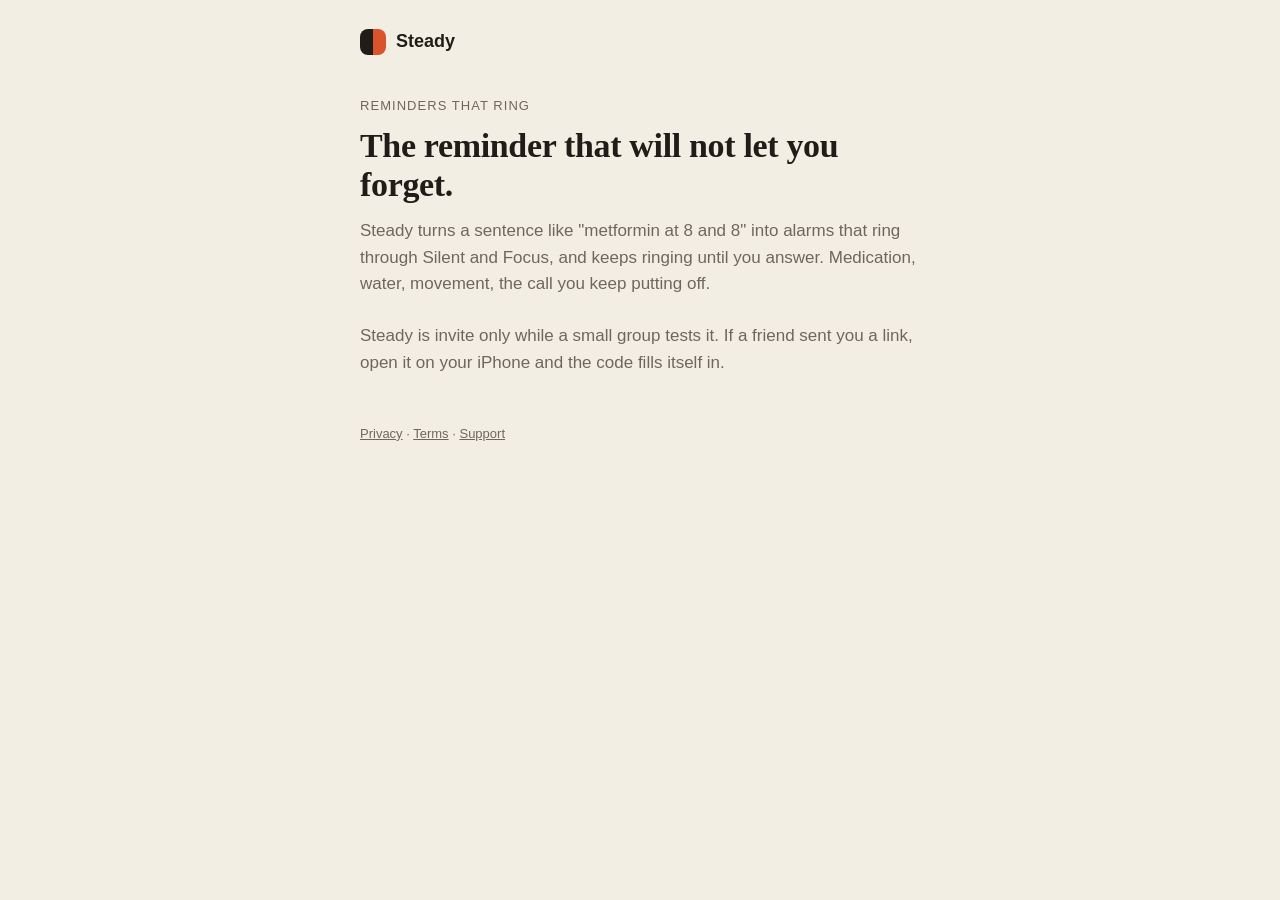
<file: index.html>
<!doctype html>
<html lang="en">
<head>
<meta charset="utf-8">
<meta name="viewport" content="width=device-width,initial-scale=1,viewport-fit=cover">
<title>Steady</title>
<meta name="description" content="Steady is a reminder app for iPhone with alarms that ring through Silent and Focus. Invite only while we test.">
<link rel="stylesheet" href="/site.css">
</head>
<body>
<main class="wrap">
  <a class="mark" href="/" aria-label="Steady home"><span class="dot"></span>Steady</a>
  <p class="eyebrow">Reminders that ring</p>
  <h1>The reminder that will not let you forget.</h1>
  <p class="lead">Steady turns a sentence like "metformin at 8 and 8" into alarms that ring through Silent and Focus, and keeps ringing until you answer. Medication, water, movement, the call you keep putting off.</p>
  <p class="lead">Steady is invite only while a small group tests it. If a friend sent you a link, open it on your iPhone and the code fills itself in.</p>
  <footer><a href="/privacy">Privacy</a> &middot; <a href="/terms">Terms</a> &middot; <a href="/support">Support</a></footer>
</main>
</body>
</html>
</file>
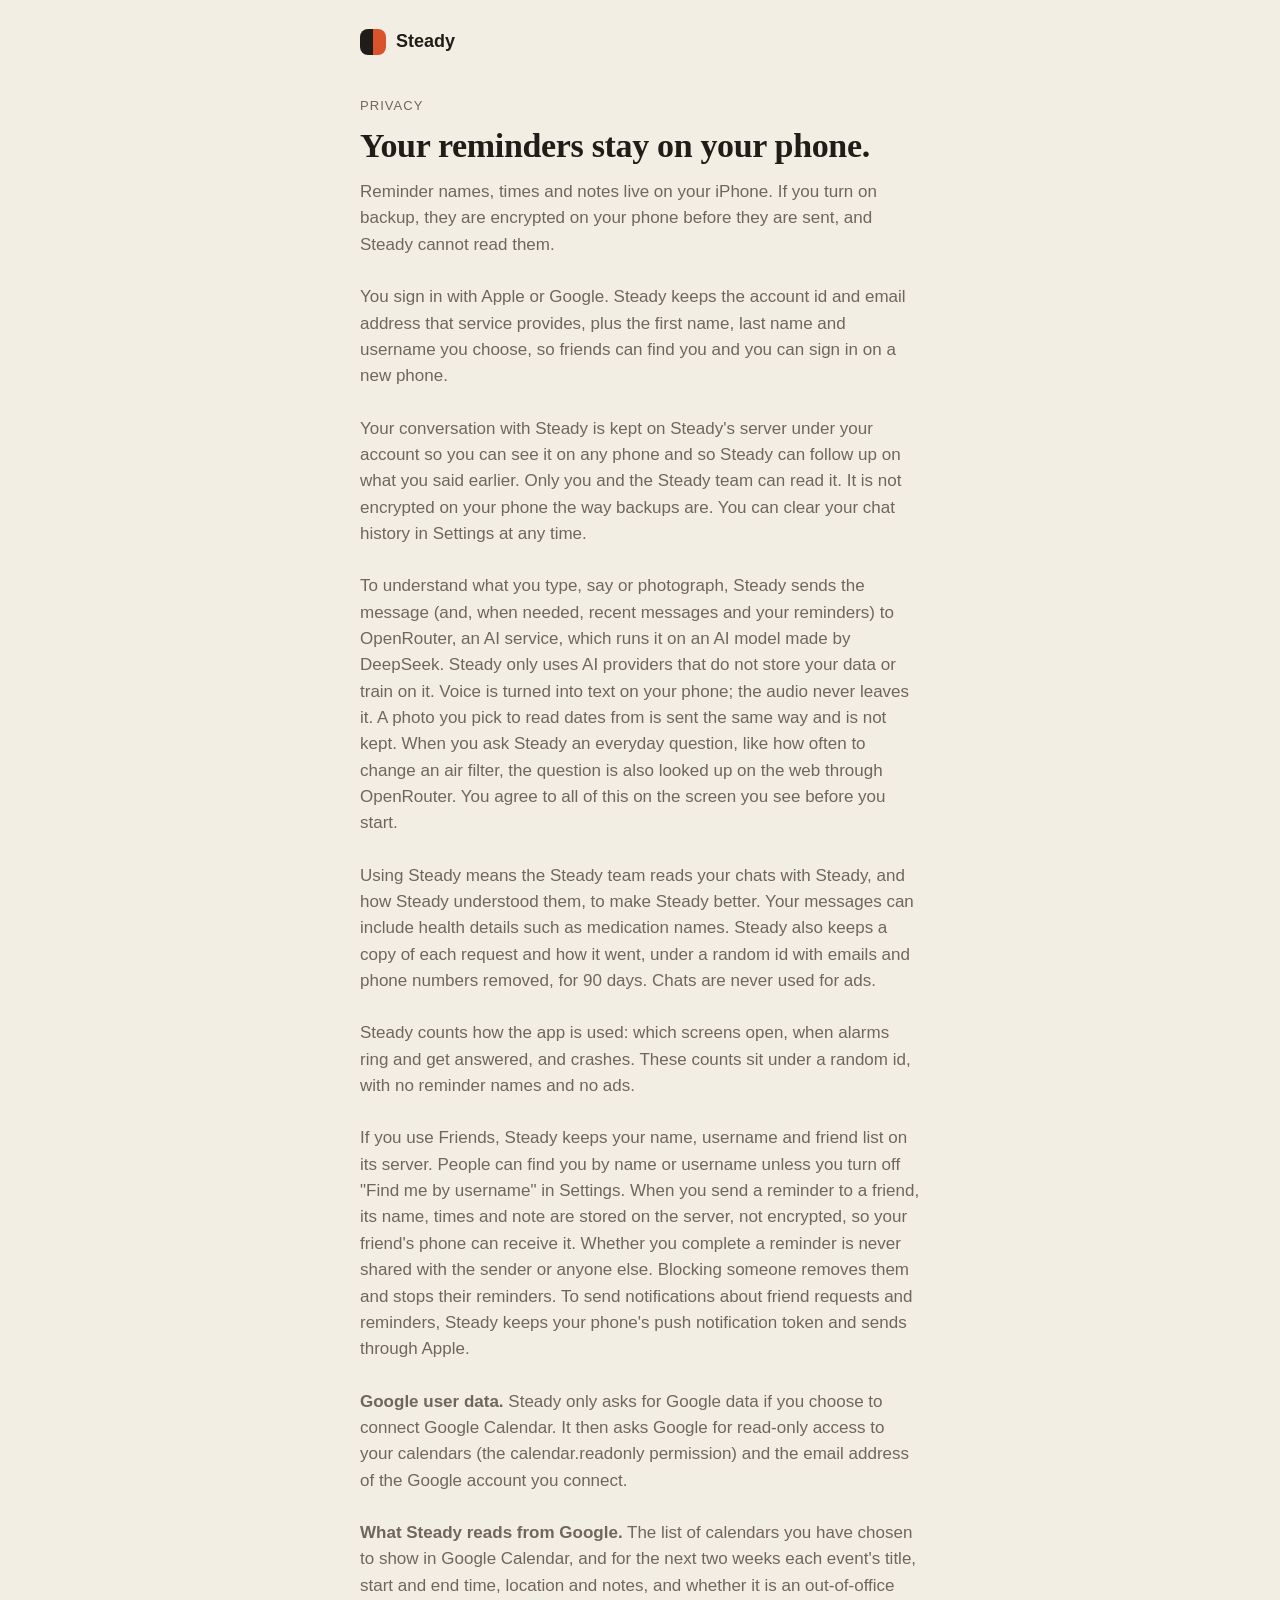
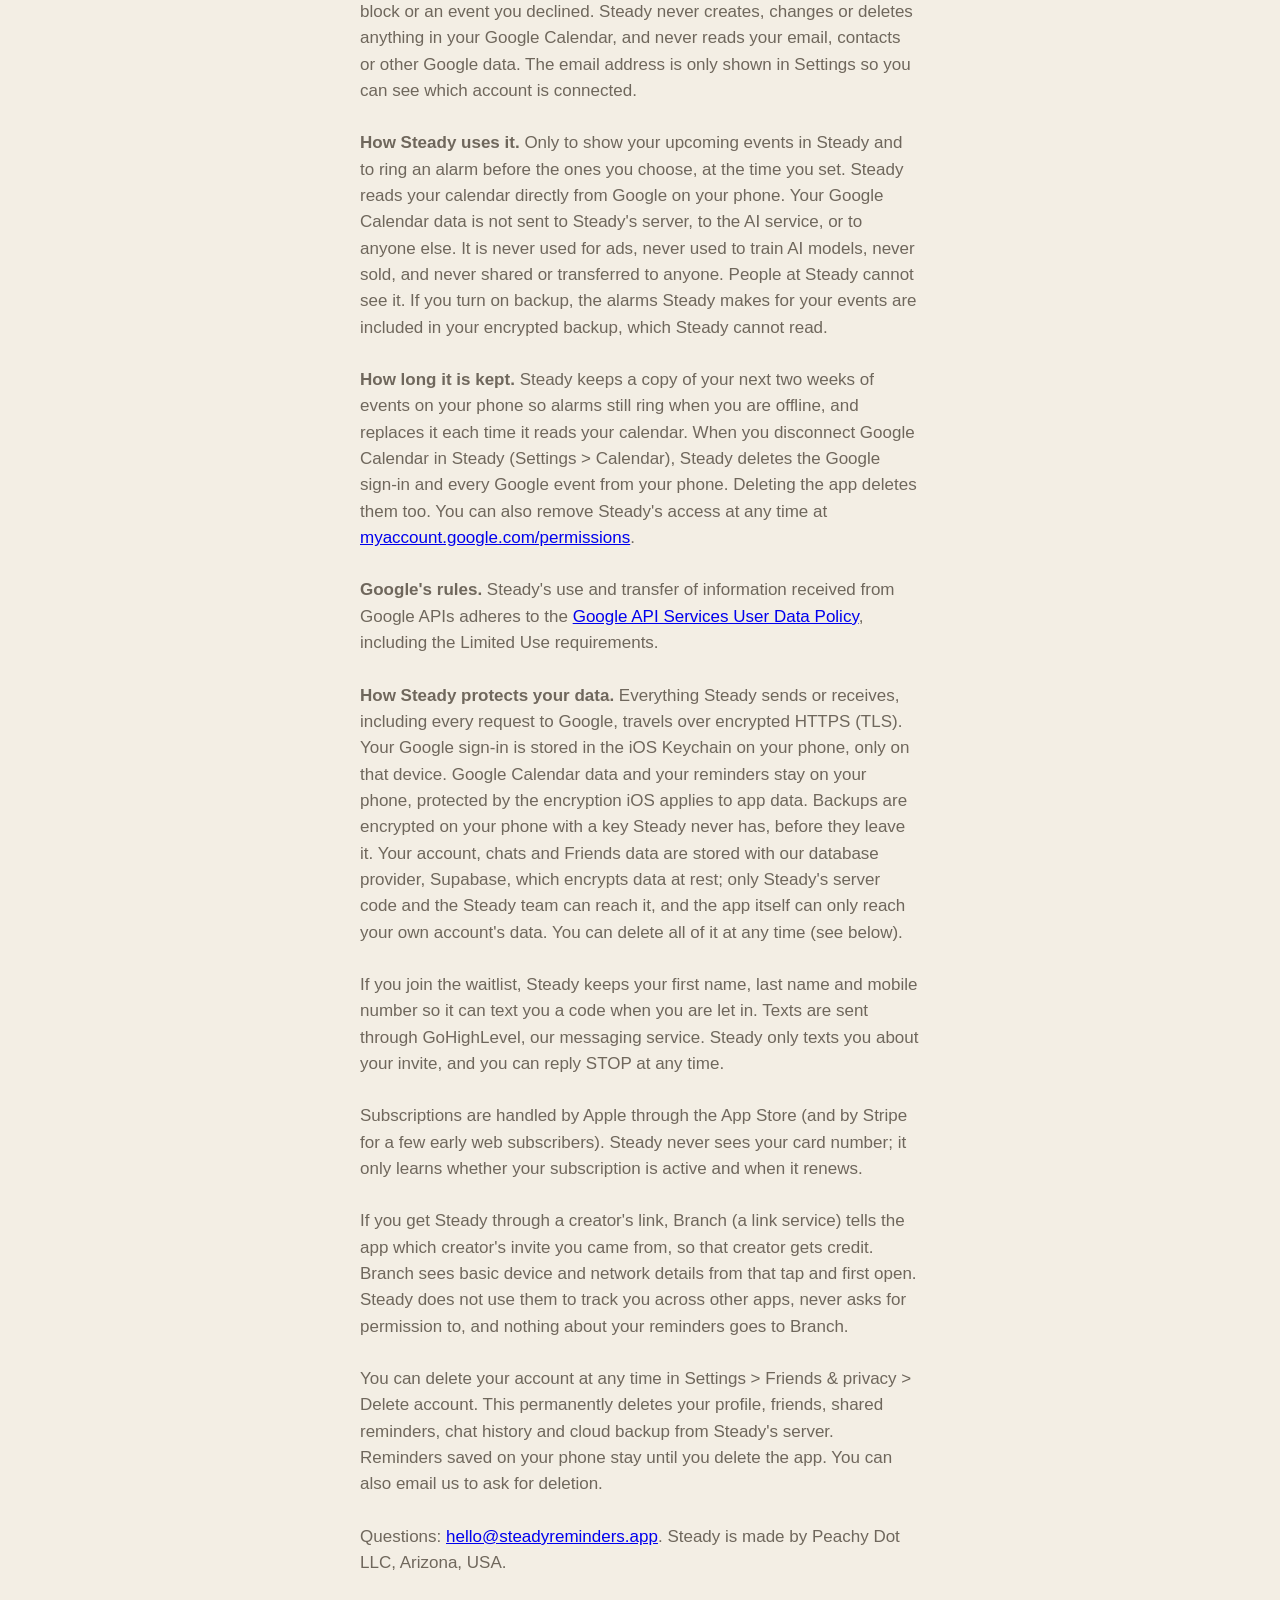
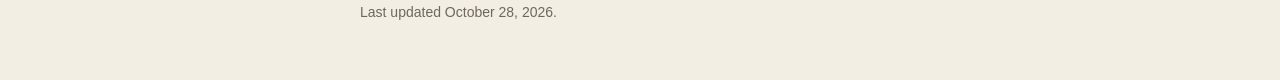
<file: privacy/index.html>
<!doctype html><html lang="en"><head><meta charset="utf-8"><meta name="viewport" content="width=device-width,initial-scale=1"><title>Steady privacy</title><link rel="stylesheet" href="/site.css"></head>
<body><main class="wrap"><a class="mark" href="/"><span class="dot"></span>Steady</a><p class="eyebrow">Privacy</p><h1>Your reminders stay on your phone.</h1>
<p class="lead">Reminder names, times and notes live on your iPhone. If you turn on backup, they are encrypted on your phone before they are sent, and Steady cannot read them.</p>
<p class="lead">You sign in with Apple or Google. Steady keeps the account id and email address that service provides, plus the first name, last name and username you choose, so friends can find you and you can sign in on a new phone.</p>
<p class="lead">Your conversation with Steady is kept on Steady's server under your account so you can see it on any phone and so Steady can follow up on what you said earlier. Only you and the Steady team can read it. It is not encrypted on your phone the way backups are. You can clear your chat history in Settings at any time.</p>
<p class="lead">To understand what you type, say or photograph, Steady sends the message (and, when needed, recent messages and your reminders) to OpenRouter, an AI service, which runs it on an AI model made by DeepSeek. Steady only uses AI providers that do not store your data or train on it. Voice is turned into text on your phone; the audio never leaves it. A photo you pick to read dates from is sent the same way and is not kept. When you ask Steady an everyday question, like how often to change an air filter, the question is also looked up on the web through OpenRouter. You agree to all of this on the screen you see before you start.</p>
<p class="lead">Using Steady means the Steady team reads your chats with Steady, and how Steady understood them, to make Steady better. Your messages can include health details such as medication names. Steady also keeps a copy of each request and how it went, under a random id with emails and phone numbers removed, for 90 days. Chats are never used for ads.</p>
<p class="lead">Steady counts how the app is used: which screens open, when alarms ring and get answered, and crashes. These counts sit under a random id, with no reminder names and no ads.</p>
<p class="lead">If you use Friends, Steady keeps your name, username and friend list on its server. People can find you by name or username unless you turn off "Find me by username" in Settings. When you send a reminder to a friend, its name, times and note are stored on the server, not encrypted, so your friend's phone can receive it. Whether you complete a reminder is never shared with the sender or anyone else. Blocking someone removes them and stops their reminders. To send notifications about friend requests and reminders, Steady keeps your phone's push notification token and sends through Apple.</p>
<p class="lead"><strong>Google user data.</strong> Steady only asks for Google data if you choose to connect Google Calendar. It then asks Google for read-only access to your calendars (the calendar.readonly permission) and the email address of the Google account you connect.</p>
<p class="lead"><strong>What Steady reads from Google.</strong> The list of calendars you have chosen to show in Google Calendar, and for the next two weeks each event's title, start and end time, location and notes, and whether it is an out-of-office block or an event you declined. Steady never creates, changes or deletes anything in your Google Calendar, and never reads your email, contacts or other Google data. The email address is only shown in Settings so you can see which account is connected.</p>
<p class="lead"><strong>How Steady uses it.</strong> Only to show your upcoming events in Steady and to ring an alarm before the ones you choose, at the time you set. Steady reads your calendar directly from Google on your phone. Your Google Calendar data is not sent to Steady's server, to the AI service, or to anyone else. It is never used for ads, never used to train AI models, never sold, and never shared or transferred to anyone. People at Steady cannot see it. If you turn on backup, the alarms Steady makes for your events are included in your encrypted backup, which Steady cannot read.</p>
<p class="lead"><strong>How long it is kept.</strong> Steady keeps a copy of your next two weeks of events on your phone so alarms still ring when you are offline, and replaces it each time it reads your calendar. When you disconnect Google Calendar in Steady (Settings &gt; Calendar), Steady deletes the Google sign-in and every Google event from your phone. Deleting the app deletes them too. You can also remove Steady's access at any time at <a href="https://myaccount.google.com/permissions">myaccount.google.com/permissions</a>.</p>
<p class="lead"><strong>Google's rules.</strong> Steady's use and transfer of information received from Google APIs adheres to the <a href="https://developers.google.com/terms/api-services-user-data-policy">Google API Services User Data Policy</a>, including the Limited Use requirements.</p>
<p class="lead"><strong>How Steady protects your data.</strong> Everything Steady sends or receives, including every request to Google, travels over encrypted HTTPS (TLS). Your Google sign-in is stored in the iOS Keychain on your phone, only on that device. Google Calendar data and your reminders stay on your phone, protected by the encryption iOS applies to app data. Backups are encrypted on your phone with a key Steady never has, before they leave it. Your account, chats and Friends data are stored with our database provider, Supabase, which encrypts data at rest; only Steady's server code and the Steady team can reach it, and the app itself can only reach your own account's data. You can delete all of it at any time (see below).</p>
<p class="lead">If you join the waitlist, Steady keeps your first name, last name and mobile number so it can text you a code when you are let in. Texts are sent through GoHighLevel, our messaging service. Steady only texts you about your invite, and you can reply STOP at any time.</p>
<p class="lead">Subscriptions are handled by Apple through the App Store (and by Stripe for a few early web subscribers). Steady never sees your card number; it only learns whether your subscription is active and when it renews.</p>
<p class="lead">If you get Steady through a creator's link, Branch (a link service) tells the app which creator's invite you came from, so that creator gets credit. Branch sees basic device and network details from that tap and first open. Steady does not use them to track you across other apps, never asks for permission to, and nothing about your reminders goes to Branch.</p>
<p class="lead">You can delete your account at any time in Settings &gt; Friends &amp; privacy &gt; Delete account. This permanently deletes your profile, friends, shared reminders, chat history and cloud backup from Steady's server. Reminders saved on your phone stay until you delete the app. You can also email us to ask for deletion.</p>
<p class="lead">Questions: <a href="mailto:hello@steadyreminders.app">hello@steadyreminders.app</a>. Steady is made by Peachy Dot LLC, Arizona, USA.</p>
<p class="note">Last updated October 28, 2026.</p></main></body></html>
</file>
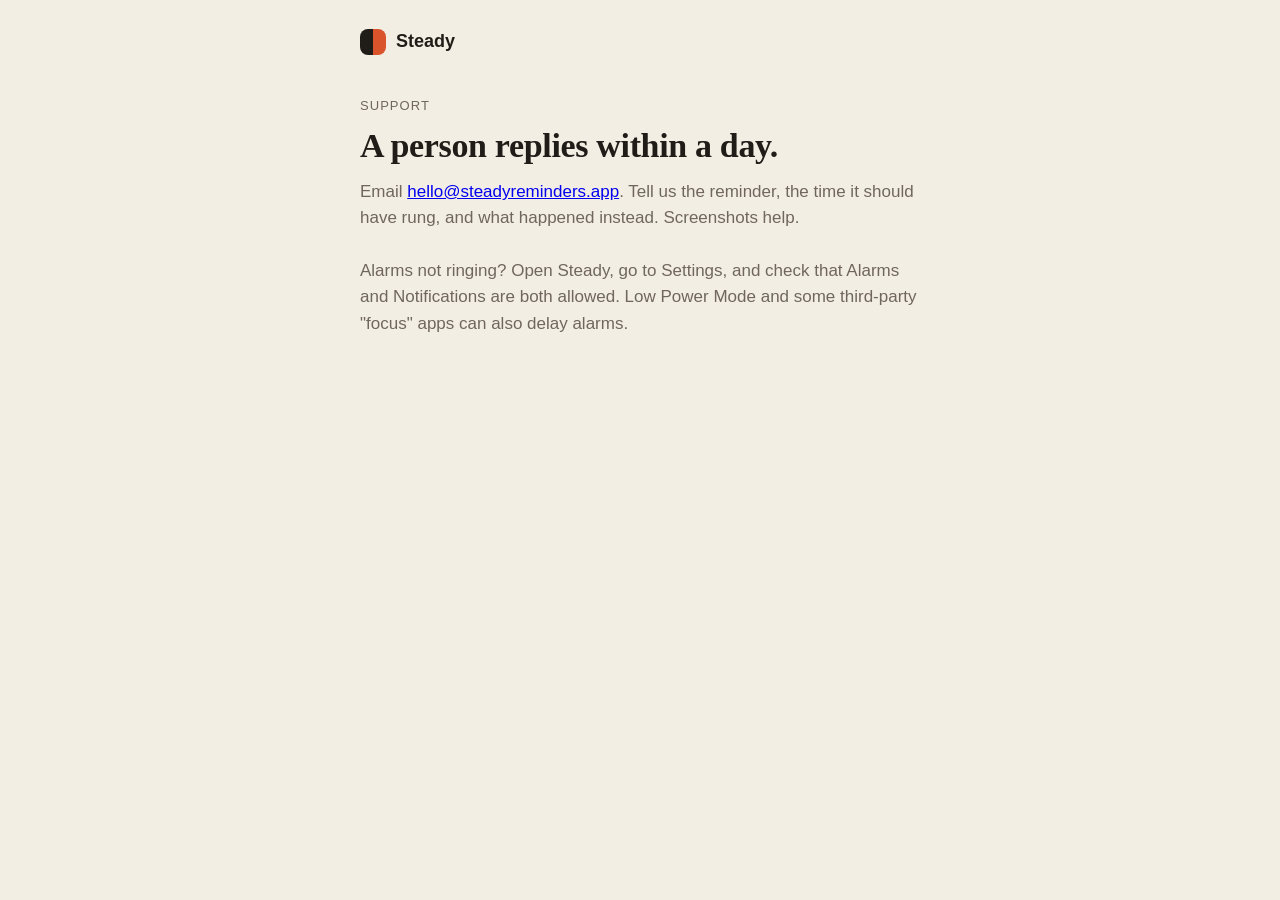
<file: support/index.html>
<!doctype html><html lang="en"><head><meta charset="utf-8"><meta name="viewport" content="width=device-width,initial-scale=1"><title>Steady support</title><link rel="stylesheet" href="/site.css"></head>
<body><main class="wrap"><a class="mark" href="/"><span class="dot"></span>Steady</a><p class="eyebrow">Support</p><h1>A person replies within a day.</h1>
<p class="lead">Email <a href="mailto:hello@steadyreminders.app">hello@steadyreminders.app</a>. Tell us the reminder, the time it should have rung, and what happened instead. Screenshots help.</p>
<p class="lead">Alarms not ringing? Open Steady, go to Settings, and check that Alarms and Notifications are both allowed. Low Power Mode and some third-party "focus" apps can also delay alarms.</p></main></body></html>
</file>
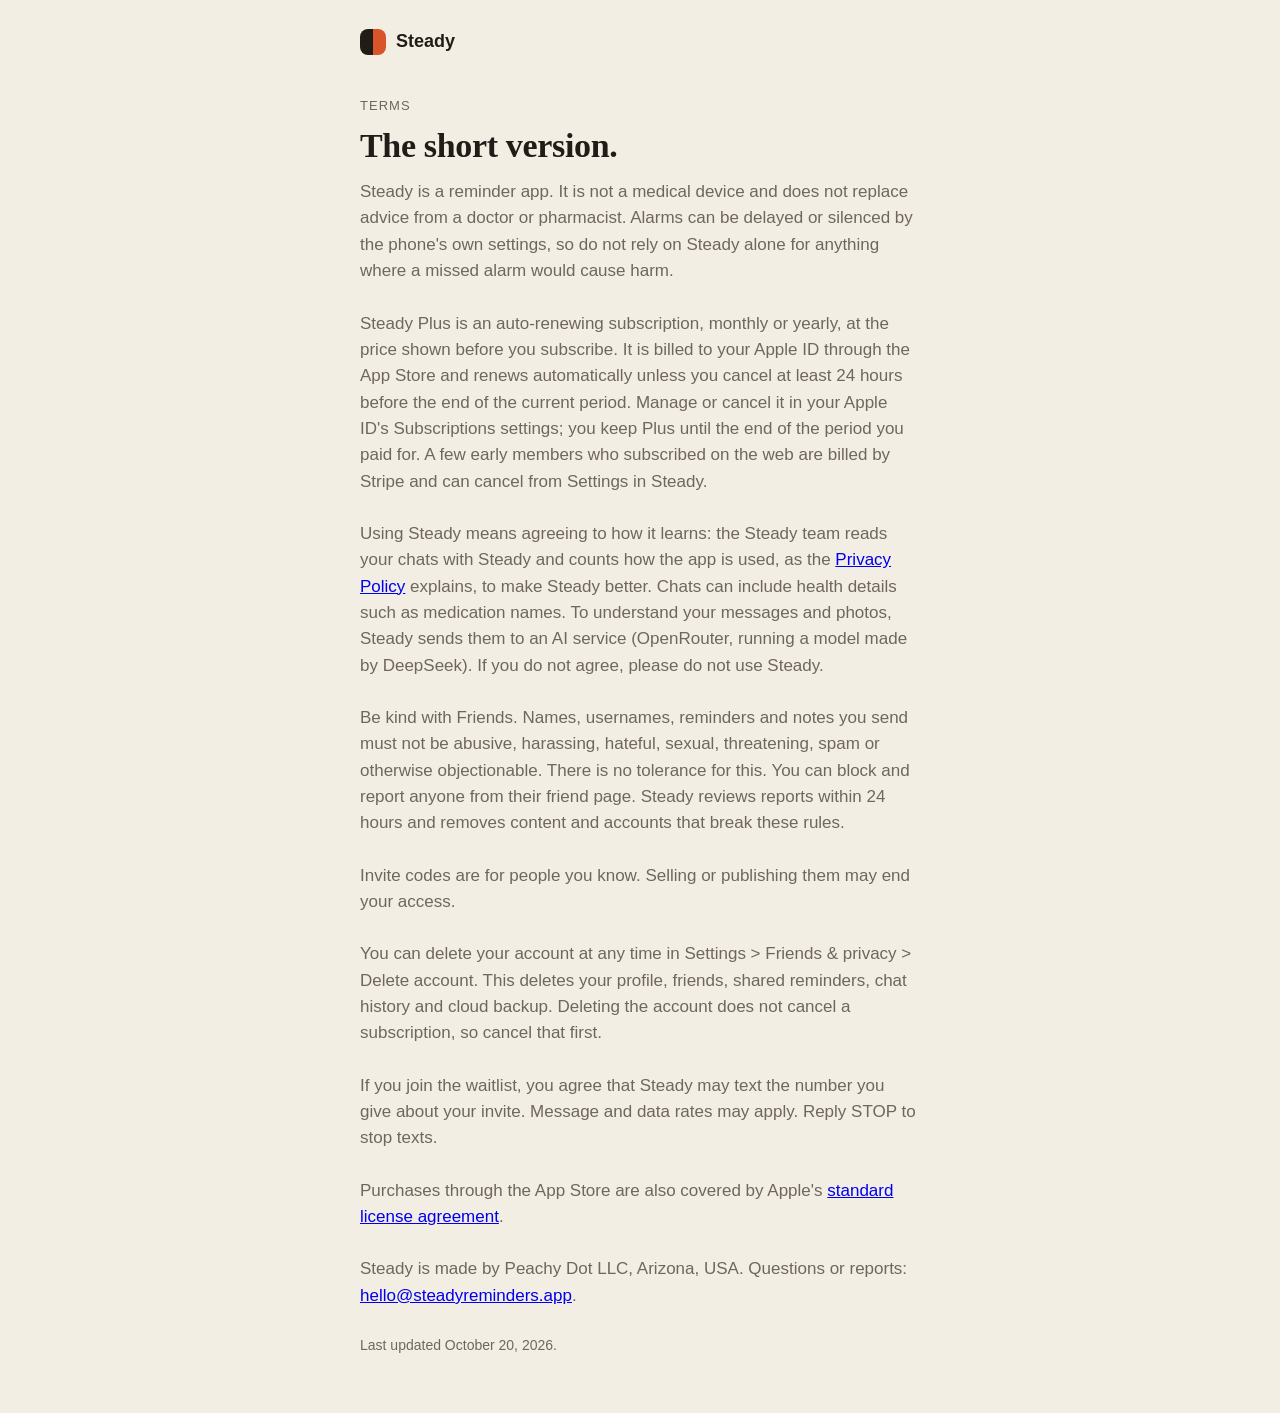
<file: terms/index.html>
<!doctype html><html lang="en"><head><meta charset="utf-8"><meta name="viewport" content="width=device-width,initial-scale=1"><title>Steady terms</title><link rel="stylesheet" href="/site.css"></head>
<body><main class="wrap"><a class="mark" href="/"><span class="dot"></span>Steady</a><p class="eyebrow">Terms</p><h1>The short version.</h1>
<p class="lead">Steady is a reminder app. It is not a medical device and does not replace advice from a doctor or pharmacist. Alarms can be delayed or silenced by the phone's own settings, so do not rely on Steady alone for anything where a missed alarm would cause harm.</p>
<p class="lead">Steady Plus is an auto-renewing subscription, monthly or yearly, at the price shown before you subscribe. It is billed to your Apple ID through the App Store and renews automatically unless you cancel at least 24 hours before the end of the current period. Manage or cancel it in your Apple ID's Subscriptions settings; you keep Plus until the end of the period you paid for. A few early members who subscribed on the web are billed by Stripe and can cancel from Settings in Steady.</p>
<p class="lead">Using Steady means agreeing to how it learns: the Steady team reads your chats with Steady and counts how the app is used, as the <a href="/privacy">Privacy Policy</a> explains, to make Steady better. Chats can include health details such as medication names. To understand your messages and photos, Steady sends them to an AI service (OpenRouter, running a model made by DeepSeek). If you do not agree, please do not use Steady.</p>
<p class="lead">Be kind with Friends. Names, usernames, reminders and notes you send must not be abusive, harassing, hateful, sexual, threatening, spam or otherwise objectionable. There is no tolerance for this. You can block and report anyone from their friend page. Steady reviews reports within 24 hours and removes content and accounts that break these rules.</p>
<p class="lead">Invite codes are for people you know. Selling or publishing them may end your access.</p>
<p class="lead">You can delete your account at any time in Settings &gt; Friends &amp; privacy &gt; Delete account. This deletes your profile, friends, shared reminders, chat history and cloud backup. Deleting the account does not cancel a subscription, so cancel that first.</p>
<p class="lead">If you join the waitlist, you agree that Steady may text the number you give about your invite. Message and data rates may apply. Reply STOP to stop texts.</p>
<p class="lead">Purchases through the App Store are also covered by Apple's <a href="https://www.apple.com/legal/internet-services/itunes/dev/stdeula/">standard license agreement</a>.</p>
<p class="lead">Steady is made by Peachy Dot LLC, Arizona, USA. Questions or reports: <a href="mailto:hello@steadyreminders.app">hello@steadyreminders.app</a>.</p>
<p class="note">Last updated October 20, 2026.</p></main></body></html>
</file>
<file: site.css>
:root{--bg:#f3eee4;--card:#fbf8f1;--ink:#201c17;--mute:#6f675c;--line:#dfd6c7;--accent:#d9532b;--accent-ink:#fff;color-scheme:light dark}
@media (prefers-color-scheme:dark){:root{--bg:#161310;--card:#201c17;--ink:#f1ebe0;--mute:#a1988a;--line:#332d26;--accent:#ea6a40}}
*{box-sizing:border-box}
body{margin:0;background:var(--bg);color:var(--ink);font:17px/1.55 -apple-system,BlinkMacSystemFont,"Segoe UI",sans-serif;padding:0 max(16px,env(safe-area-inset-left)) 48px max(16px,env(safe-area-inset-right))}
.wrap{max-width:560px;margin:0 auto;padding-top:28px}
.mark{display:inline-flex;align-items:center;gap:10px;font-weight:700;font-size:18px;color:var(--ink);text-decoration:none;margin-bottom:40px}
.dot{width:26px;height:26px;border-radius:8px;background:linear-gradient(90deg,var(--ink) 50%,var(--accent) 50%)}
.eyebrow{font-size:13px;letter-spacing:.08em;text-transform:uppercase;color:var(--mute);margin:0 0 10px}
h1{font:600 34px/1.15 Georgia,"Times New Roman",serif;letter-spacing:-.01em;margin:0 0 14px}
.lead{color:var(--mute);margin:0 0 26px}
.code{font:600 40px/1 ui-monospace,Menlo,monospace;letter-spacing:.08em;background:var(--card);border:1px solid var(--line);border-radius:16px;padding:22px;text-align:center;margin-bottom:16px;user-select:all}
.row{display:flex;gap:10px;flex-wrap:wrap;margin-bottom:18px}
.primary,.secondary{display:inline-block;padding:14px 20px;border-radius:12px;font-weight:600;text-decoration:none;border:1px solid var(--line);font:inherit;font-weight:600;cursor:pointer;background:var(--card);color:var(--ink);flex:1;text-align:center;min-width:150px}
.primary{background:var(--accent);color:var(--accent-ink);border-color:var(--accent)}
.note{font-size:14px;color:var(--mute);margin:0 0 8px}
.note a{color:var(--ink)}
footer{margin-top:48px;font-size:13px;color:var(--mute)}
footer a{color:var(--mute)}
</file>
